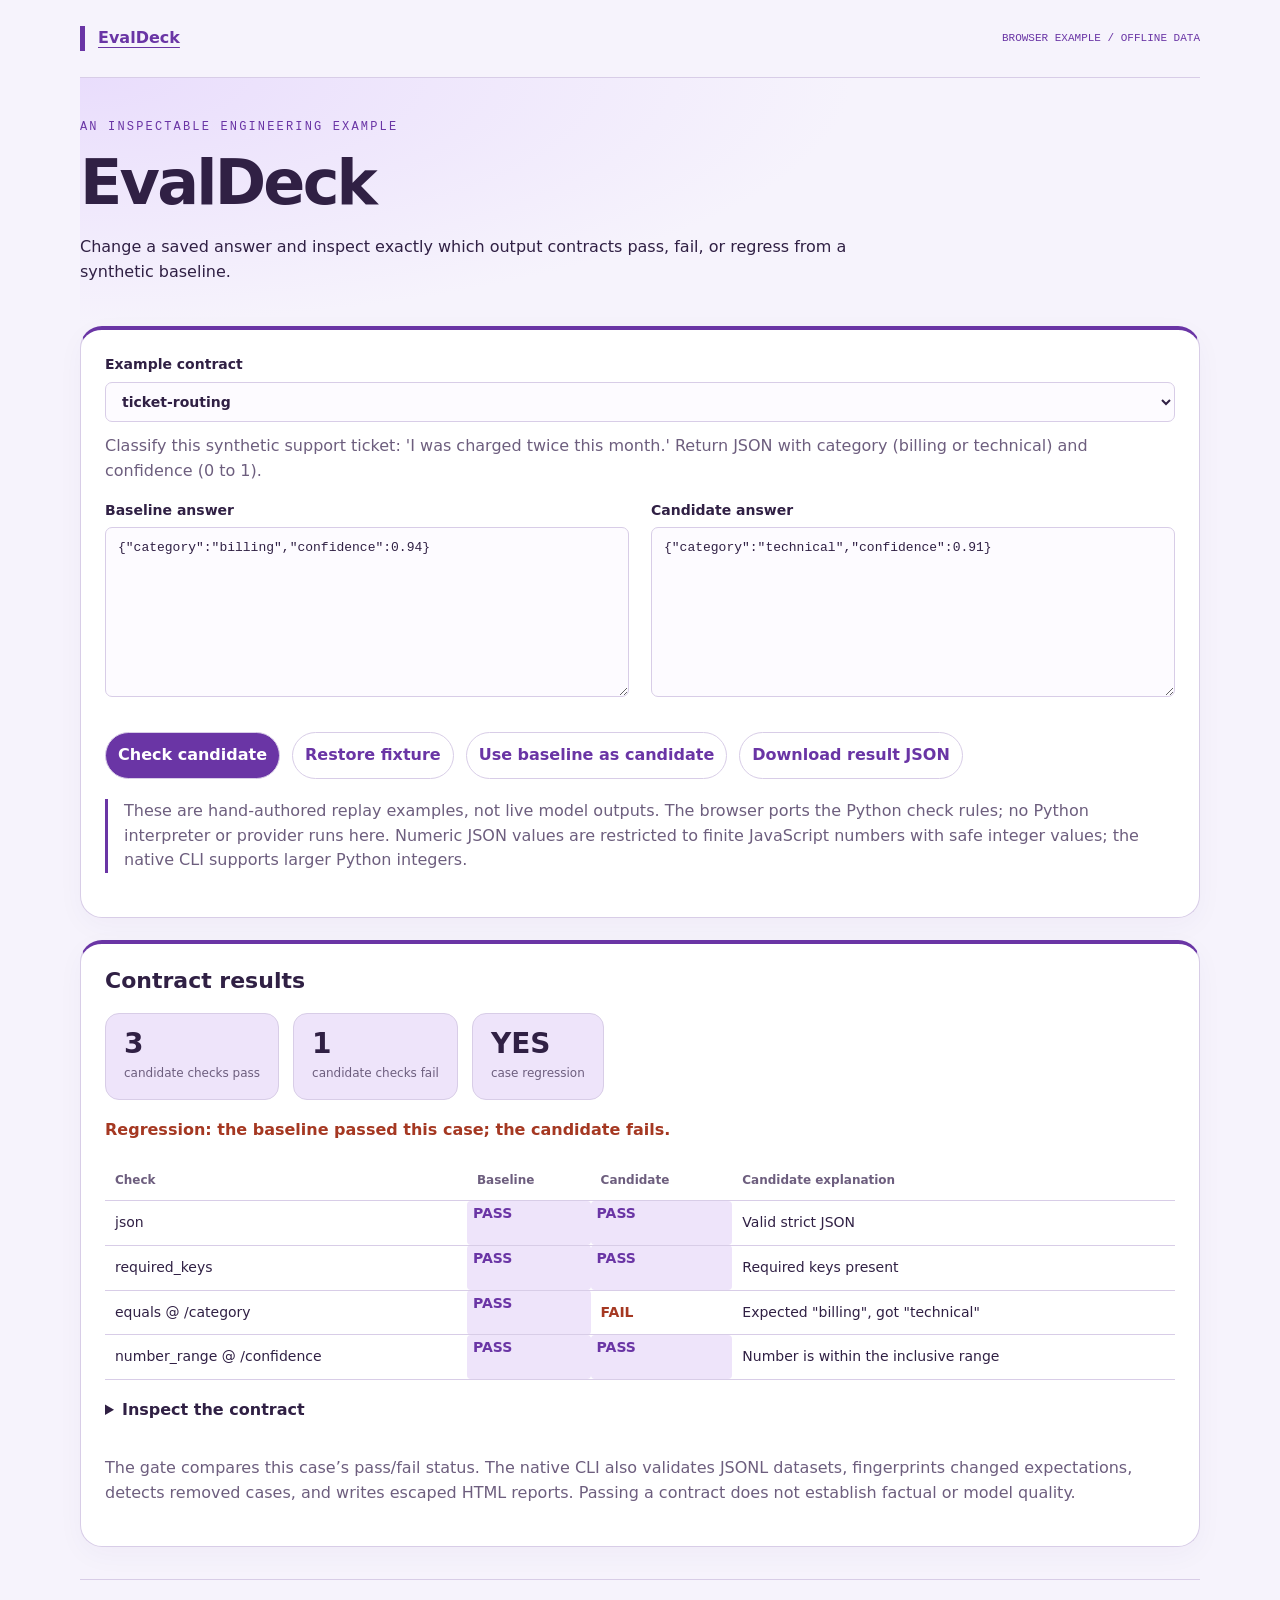
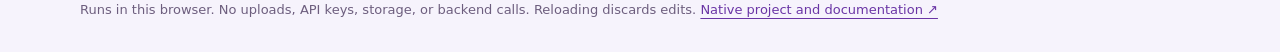
<file: demo/index.html>
<!doctype html>
<html lang="en"><head><meta charset="utf-8"><meta name="viewport" content="width=device-width,initial-scale=1"><meta http-equiv="Content-Security-Policy" content="default-src 'none'; script-src 'self'; style-src 'self'; img-src 'self' data:; connect-src 'none'; base-uri 'none'; form-action 'none'"><meta name="referrer" content="no-referrer"><meta name="description" content="Change a saved answer and inspect exactly which output contracts pass, fail, or regress from a synthetic baseline."><title>EvalDeck — interactive example</title><link rel="stylesheet" href="style.css"><script type="module" src="app.mjs"></script></head><body><a class="skip" href="#workbench">Skip to workbench</a><header><a href="https://github.com/elliottbarnes/evaldeck">EvalDeck</a><span class="tag">BROWSER EXAMPLE / OFFLINE DATA</span></header><main><section class="intro"><p class="kicker">An inspectable engineering example</p><h1>EvalDeck</h1><p>Change a saved answer and inspect exactly which output contracts pass, fail, or regress from a synthetic baseline.</p></section><div id="workbench" tabindex="-1"><section class="panel"><label>Example contract<select id="case"></select></label><p id="prompt" class="muted"></p><div class="grid"><label>Baseline answer<textarea id="baseline" maxlength="20000" spellcheck="false"></textarea></label><label>Candidate answer<textarea id="candidate" maxlength="20000" spellcheck="false"></textarea></label></div><div class="controls"><button id="run">Check candidate</button><button id="restore" class="secondary">Restore fixture</button><button id="copy-baseline" class="secondary">Use baseline as candidate</button><button id="download" class="secondary">Download result JSON</button></div><p class="note">These are hand-authored replay examples, not live model outputs. The browser ports the Python check rules; no Python interpreter or provider runs here. Numeric JSON values are restricted to finite JavaScript numbers with safe integer values; the native CLI supports larger Python integers.</p></section><section class="panel wide"><h2>Contract results</h2><div id="metrics" class="metrics"></div><p id="status" class="status" role="status" aria-live="polite"></p><div class="scroll" tabindex="0" aria-label="Scrollable results"><table><thead><tr><th>Check</th><th>Baseline</th><th>Candidate</th><th>Candidate explanation</th></tr></thead><tbody id="checks"></tbody></table></div><details><summary>Inspect the contract</summary><pre id="contract"></pre></details><p class="muted wide">The gate compares this case’s pass/fail status. The native CLI also validates JSONL datasets, fingerprints changed expectations, detects removed cases, and writes escaped HTML reports. Passing a contract does not establish factual or model quality.</p></section></div></main><footer>Runs in this browser. No uploads, API keys, storage, or backend calls. Reloading discards edits. <a href="https://github.com/elliottbarnes/evaldeck#readme">Native project and documentation ↗</a></footer></body></html>
</file>
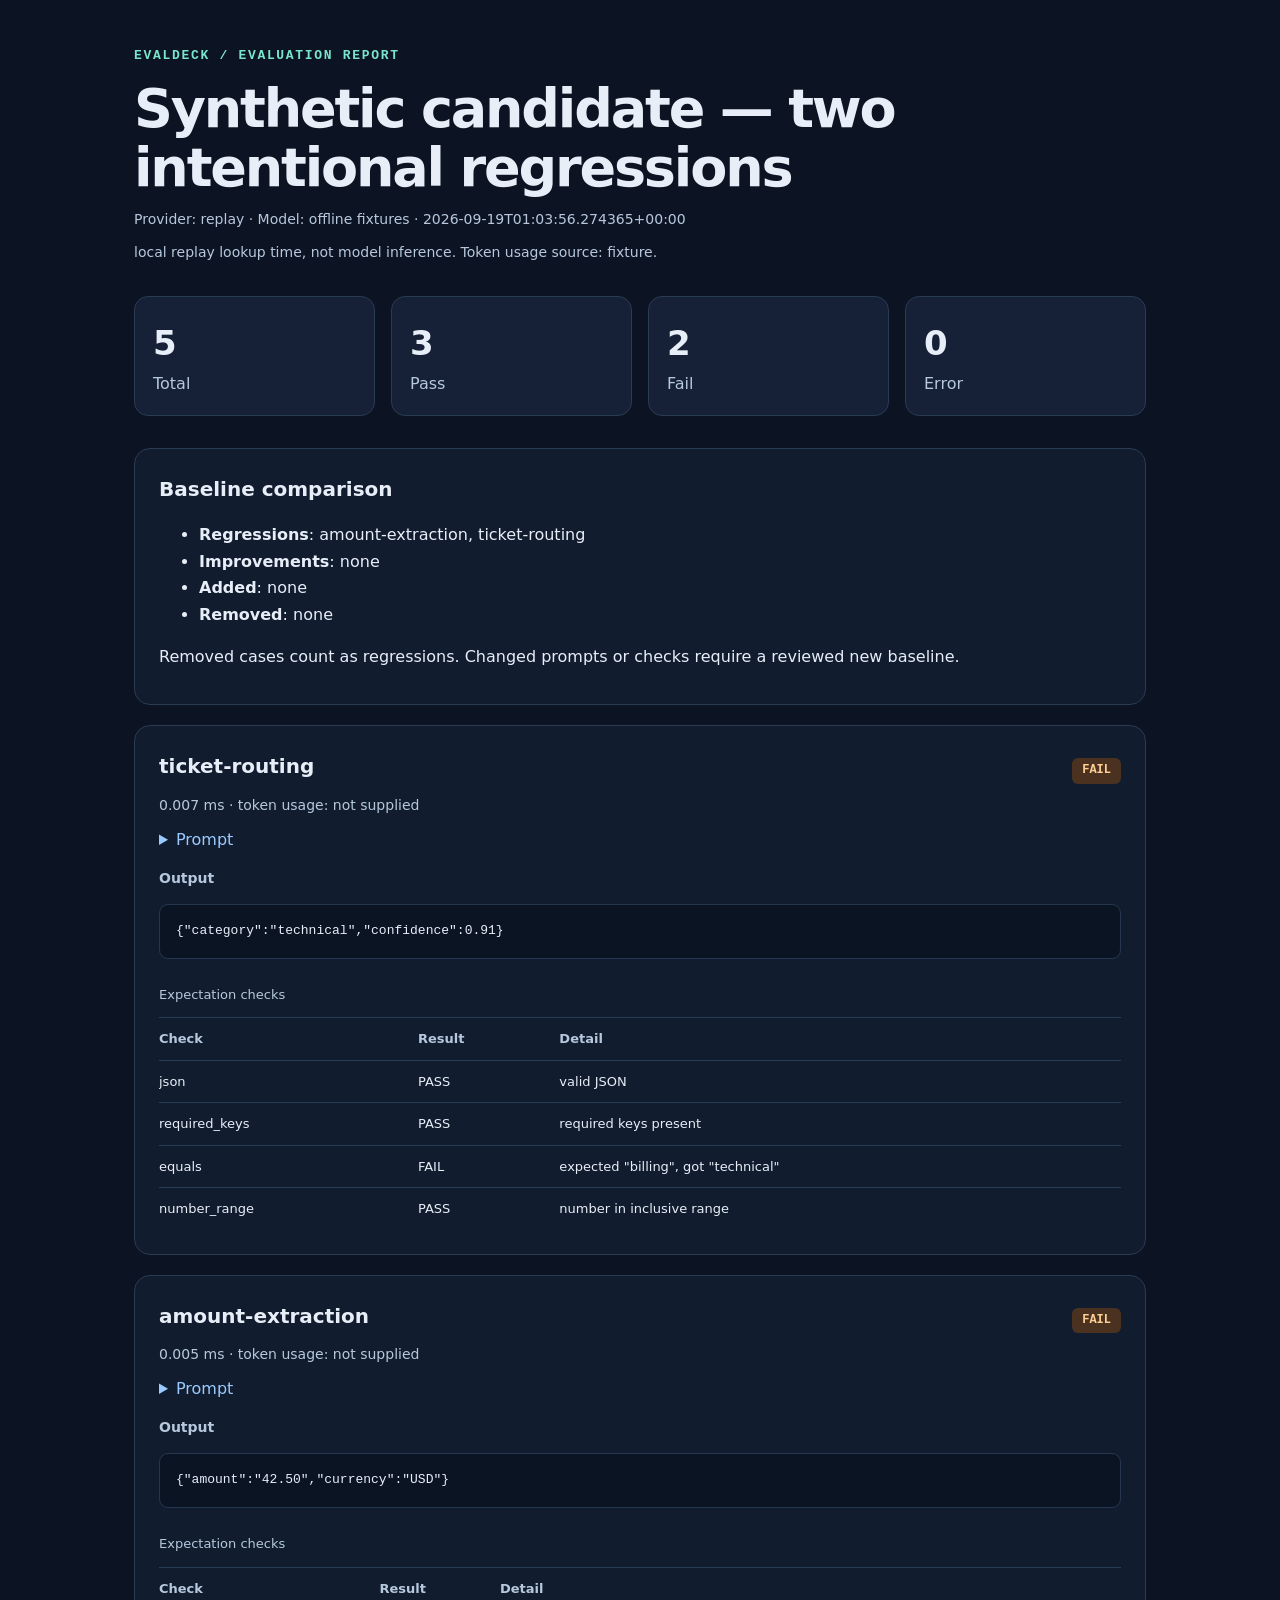
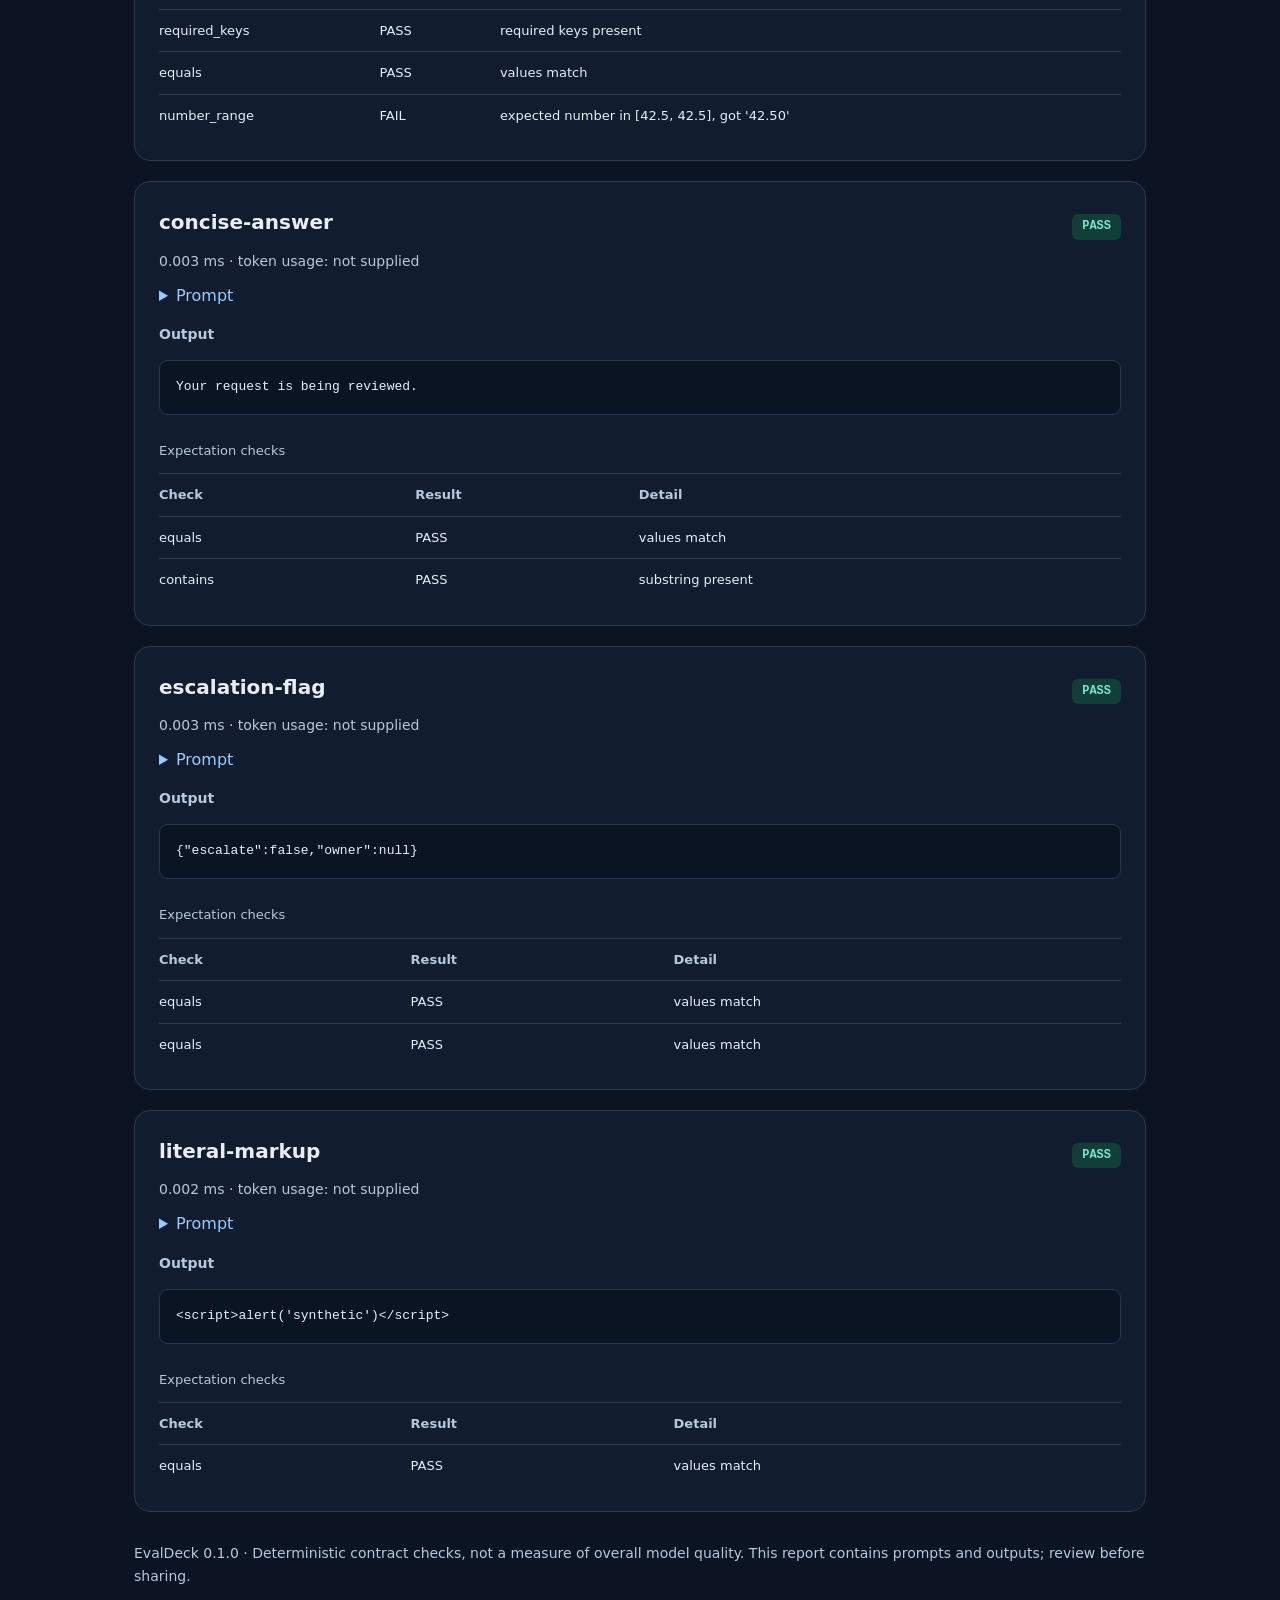
<file: examples/sample-report/report.html>
<!doctype html>
<html lang="en"><head><meta charset="utf-8"><meta name="viewport" content="width=device-width, initial-scale=1">
<meta http-equiv="Content-Security-Policy" content="default-src 'none'; style-src 'unsafe-inline'; base-uri 'none'; form-action 'none'">
<meta name="color-scheme" content="dark light"><title>EvalDeck · Synthetic candidate — two intentional regressions</title>
<style>
:root { color-scheme: dark; font: 16px/1.65 ui-sans-serif, system-ui, sans-serif; background: #0c1322; color: #e8eef8; }
* { box-sizing: border-box; } body { max-width: 1060px; margin: auto; padding: 48px 24px 72px; }
.eyebrow { color: #79e5cd; font: 700 13px ui-monospace, monospace; letter-spacing: .13em; text-transform: uppercase; }
h1 { margin: 16px 0 8px; font-size: clamp(32px,5vw,54px); letter-spacing: -.04em; line-height: 1.1; }
h2 { font-size: 20px; margin: 0; overflow-wrap: anywhere; } h3 { font-size: 14px; color: #b7c8de; }
p { margin: 10px 0; } .metadata, .intro, footer { color: #b7c8de; font-size: 14px; overflow-wrap: anywhere; }
.metrics { display: grid; grid-template-columns: repeat(4,1fr); gap: 16px; margin: 32px 0; }
.metrics div { padding: 18px; background: #162137; border: 1px solid #2a3b54; border-radius: 14px; }
.metrics strong { display: block; font-size: 34px; } .metrics span { color: #b7c8de; }
.case, .comparison { border: 1px solid #2a3b54; background: #111c2e; border-radius: 16px; margin: 20px 0; padding: 24px; }
.case header { display: flex; justify-content: space-between; align-items: baseline; gap: 16px; }
.badge { color: #79e5cd; background: #123e38; border-radius: 6px; padding: 3px 10px; font: 700 12px/1.6 ui-monospace, monospace; }
.fail .badge { color: #ffd092; background: #4b3220; } .error .badge { color: #ffbac5; background: #502835; }
pre { background: #0b1423; border: 1px solid #263650; padding: 16px; border-radius: 9px; white-space: pre-wrap; overflow-wrap: anywhere; font: 13px/1.6 ui-monospace, monospace; }
summary { cursor: pointer; color: #9acaff; } summary:focus-visible { outline: 2px solid #9acaff; outline-offset: 5px; }
.table-scroll { overflow-x: auto; } table { width: 100%; text-align: left; border-collapse: collapse; font-size: 13px; }
caption { text-align: left; color: #b7c8de; padding: 12px 0; } th, td { border-top: 1px solid #2a3b54; padding: 10px 12px 10px 0; vertical-align: top; overflow-wrap: anywhere; }
th { color: #b7c8de; } .error { color: #ffbac5; } footer { margin-top: 30px; }
@media(max-width:600px) { body { padding: 28px 16px; } .case,.comparison { padding: 18px; } .metrics { gap: 8px; } .metrics div { padding: 12px; } .metrics strong { font-size: 26px; } .metrics span { font-size: 12px; } }
</style></head><body>
<div class="eyebrow">EvalDeck / evaluation report</div><h1>Synthetic candidate — two intentional regressions</h1>
<p class="intro">Provider: replay · Model: offline fixtures · 2026-09-19T01:03:56.274365+00:00</p>
<p class="intro">local replay lookup time, not model inference. Token usage source: fixture.</p>
<section class="metrics" aria-label="Run summary"><div><strong>5</strong><span>Total</span></div><div><strong>3</strong><span>Pass</span></div><div><strong>2</strong><span>Fail</span></div><div><strong>0</strong><span>Error</span></div></section><section class="comparison"><h2>Baseline comparison</h2><ul><li><strong>Regressions</strong>: amount-extraction, ticket-routing</li><li><strong>Improvements</strong>: none</li><li><strong>Added</strong>: none</li><li><strong>Removed</strong>: none</li></ul><p>Removed cases count as regressions. Changed prompts or checks require a reviewed new baseline.</p></section><article class="case fail">
<header><h2>ticket-routing</h2><span class="badge">FAIL</span></header>
<p class="metadata">0.007 ms · token usage: not supplied</p>
<details><summary>Prompt</summary><pre>Classify this synthetic support ticket: &#x27;I was charged twice this month.&#x27; Return JSON with category (billing or technical) and confidence (0 to 1).</pre></details>
<h3>Output</h3><pre>{&quot;category&quot;:&quot;technical&quot;,&quot;confidence&quot;:0.91}</pre>
<div class="table-scroll"><table><caption>Expectation checks</caption><thead><tr><th>Check</th><th>Result</th><th>Detail</th></tr></thead><tbody><tr><td>json</td><td>PASS</td><td>valid JSON</td></tr><tr><td>required_keys</td><td>PASS</td><td>required keys present</td></tr><tr><td>equals</td><td>FAIL</td><td>expected &quot;billing&quot;, got &quot;technical&quot;</td></tr><tr><td>number_range</td><td>PASS</td><td>number in inclusive range</td></tr></tbody></table></div></article><article class="case fail">
<header><h2>amount-extraction</h2><span class="badge">FAIL</span></header>
<p class="metadata">0.005 ms · token usage: not supplied</p>
<details><summary>Prompt</summary><pre>Extract the refund amount from this synthetic note: &#x27;Please refund the duplicate charge of $42.50.&#x27; Return JSON with numeric amount and currency USD.</pre></details>
<h3>Output</h3><pre>{&quot;amount&quot;:&quot;42.50&quot;,&quot;currency&quot;:&quot;USD&quot;}</pre>
<div class="table-scroll"><table><caption>Expectation checks</caption><thead><tr><th>Check</th><th>Result</th><th>Detail</th></tr></thead><tbody><tr><td>required_keys</td><td>PASS</td><td>required keys present</td></tr><tr><td>equals</td><td>PASS</td><td>values match</td></tr><tr><td>number_range</td><td>FAIL</td><td>expected number in [42.5, 42.5], got &#x27;42.50&#x27;</td></tr></tbody></table></div></article><article class="case pass">
<header><h2>concise-answer</h2><span class="badge">PASS</span></header>
<p class="metadata">0.003 ms · token usage: not supplied</p>
<details><summary>Prompt</summary><pre>Return the exact phrase: Your request is being reviewed.</pre></details>
<h3>Output</h3><pre>Your request is being reviewed.</pre>
<div class="table-scroll"><table><caption>Expectation checks</caption><thead><tr><th>Check</th><th>Result</th><th>Detail</th></tr></thead><tbody><tr><td>equals</td><td>PASS</td><td>values match</td></tr><tr><td>contains</td><td>PASS</td><td>substring present</td></tr></tbody></table></div></article><article class="case pass">
<header><h2>escalation-flag</h2><span class="badge">PASS</span></header>
<p class="metadata">0.003 ms · token usage: not supplied</p>
<details><summary>Prompt</summary><pre>A synthetic support ticket contains a duplicated payment, but no security concern. Return JSON with escalate false and owner null.</pre></details>
<h3>Output</h3><pre>{&quot;escalate&quot;:false,&quot;owner&quot;:null}</pre>
<div class="table-scroll"><table><caption>Expectation checks</caption><thead><tr><th>Check</th><th>Result</th><th>Detail</th></tr></thead><tbody><tr><td>equals</td><td>PASS</td><td>values match</td></tr><tr><td>equals</td><td>PASS</td><td>values match</td></tr></tbody></table></div></article><article class="case pass">
<header><h2>literal-markup</h2><span class="badge">PASS</span></header>
<p class="metadata">0.002 ms · token usage: not supplied</p>
<details><summary>Prompt</summary><pre>Echo this text literally, without executing it: &lt;script&gt;alert(&#x27;synthetic&#x27;)&lt;/script&gt;</pre></details>
<h3>Output</h3><pre>&lt;script&gt;alert(&#x27;synthetic&#x27;)&lt;/script&gt;</pre>
<div class="table-scroll"><table><caption>Expectation checks</caption><thead><tr><th>Check</th><th>Result</th><th>Detail</th></tr></thead><tbody><tr><td>equals</td><td>PASS</td><td>values match</td></tr></tbody></table></div></article>
<footer>EvalDeck 0.1.0 · Deterministic contract checks, not a measure of overall model quality. This report contains prompts and outputs; review before sharing.</footer>
</body></html>
</file>
<file: demo/style.css>
@charset "UTF-8";
:root{color-scheme:light;--paper:#f6f3fc;--ink:#302044;--muted:#6d5e7e;--line:#d8cde7;--accent:#6a35a5;--soft:#eee4fa;--bad:#a53822;font:16px/1.55 system-ui,sans-serif;background:var(--paper);color:var(--ink)}*{box-sizing:border-box}body{margin:0}main,header,footer{width:min(1120px,calc(100% - 40px));margin:auto}header{display:flex;justify-content:space-between;gap:20px;align-items:center;padding:26px 0;border-bottom:1px solid var(--line)}a{color:var(--accent);text-underline-offset:4px}header a{font-weight:650}.kicker{font:12px ui-monospace,monospace;letter-spacing:.08em;text-transform:uppercase;color:var(--accent)}h1{font-size:clamp(34px,6vw,62px);line-height:1.08;letter-spacing:-.055em;margin:12px 0 18px}h2{font-size:22px;line-height:1.2;margin:0 0 16px}h3{font-size:17px;margin:0 0 8px}p{margin:0 0 16px}.intro{max-width:780px;padding:42px 0 26px}.muted,small{color:var(--muted)}.grid{display:grid;grid-template-columns:1fr 1fr;gap:22px}.panel{background:white;border:1px solid var(--line);padding:24px;border-radius:14px;min-width:0}.wide{margin-top:22px}.controls{display:flex;flex-wrap:wrap;gap:12px;align-items:end;margin:16px 0}label{display:block;font-weight:650;font-size:14px;margin-bottom:12px}label small{display:block;font-weight:400}input,select,textarea,button{font:inherit;border:1px solid var(--line);border-radius:7px;padding:10px 12px;color:var(--ink);max-width:100%}input,select,textarea{background:#fdfbff;width:100%;margin-top:6px}input[type=number]{max-width:120px}textarea{resize:vertical;min-height:170px;font:13px/1.55 ui-monospace,SFMono-Regular,monospace;tab-size:2}button{cursor:pointer;background:var(--accent);color:white;font-weight:650;min-height:44px}button.secondary{background:white;color:var(--accent)}button:disabled{opacity:.45;cursor:default}button:hover:not(:disabled){filter:brightness(.92)}:focus-visible{outline:3px solid #c15b21;outline-offset:3px}.metrics{display:flex;flex-wrap:wrap;gap:14px;margin:18px 0}.metric{background:var(--soft);padding:14px 18px;border-radius:9px;min-width:110px}.metric strong{display:block;font-size:28px;line-height:1.15}.metric span{font-size:12px;color:var(--muted)}.scroll{overflow-x:auto}table{border-collapse:collapse;width:100%;font-size:14px}th,td{padding:11px 10px;text-align:left;border-bottom:1px solid var(--line);vertical-align:top}th{font-size:12px;color:var(--muted)}td{overflow-wrap:anywhere}.pass{color:var(--accent);font-weight:650}.fail{color:var(--bad);font-weight:650}.status{min-height:26px;margin:16px 0;font-weight:650}pre{white-space:pre-wrap;overflow-wrap:anywhere;font:13px/1.6 ui-monospace,monospace;padding:16px;background:var(--soft);border-radius:8px;margin:0}details{margin-top:18px}summary{cursor:pointer;min-height:36px;font-weight:650}.note{border-left:3px solid var(--accent);padding-left:16px;margin:20px 0;color:var(--muted)}footer{border-top:1px solid var(--line);margin-top:32px;padding:20px 0 32px;font-size:13px;color:var(--muted)}.skip{position:absolute;top:-70px;background:white;padding:12px}.skip:focus{top:4px}.tag{font:11px ui-monospace,monospace;color:var(--accent)}@media(max-width:700px){.grid{grid-template-columns:1fr}main,header,footer{width:calc(100% - 28px)}.intro{padding:30px 0 18px}.panel{padding:18px}header{padding:18px 0}.metrics{gap:8px}.metric{padding:10px 13px;min-width:90px}th,td{padding:10px 7px}h1{font-size:42px}}@media(prefers-reduced-motion:reduce){*{scroll-behavior:auto!important}}

.scroll table{min-width:600px}


/* EvalDeck — violet evaluation cards */
header{border-bottom:1px solid var(--line)}header a{border-left:5px solid var(--accent);padding-left:13px}h1{letter-spacing:-.045em;font-weight:750}.intro{background:radial-gradient(ellipse at top left,#e9ddfc,transparent 70%)}.panel{border-radius:22px;box-shadow:0 8px 28px #3f146b09;border-top:4px solid var(--accent)}.metric{border-radius:14px;border:1px solid var(--line)}button{border-radius:999px}.kicker{letter-spacing:.18em}.pass{background:#eee4fa;padding:2px 6px;border-radius:4px}
</file>
